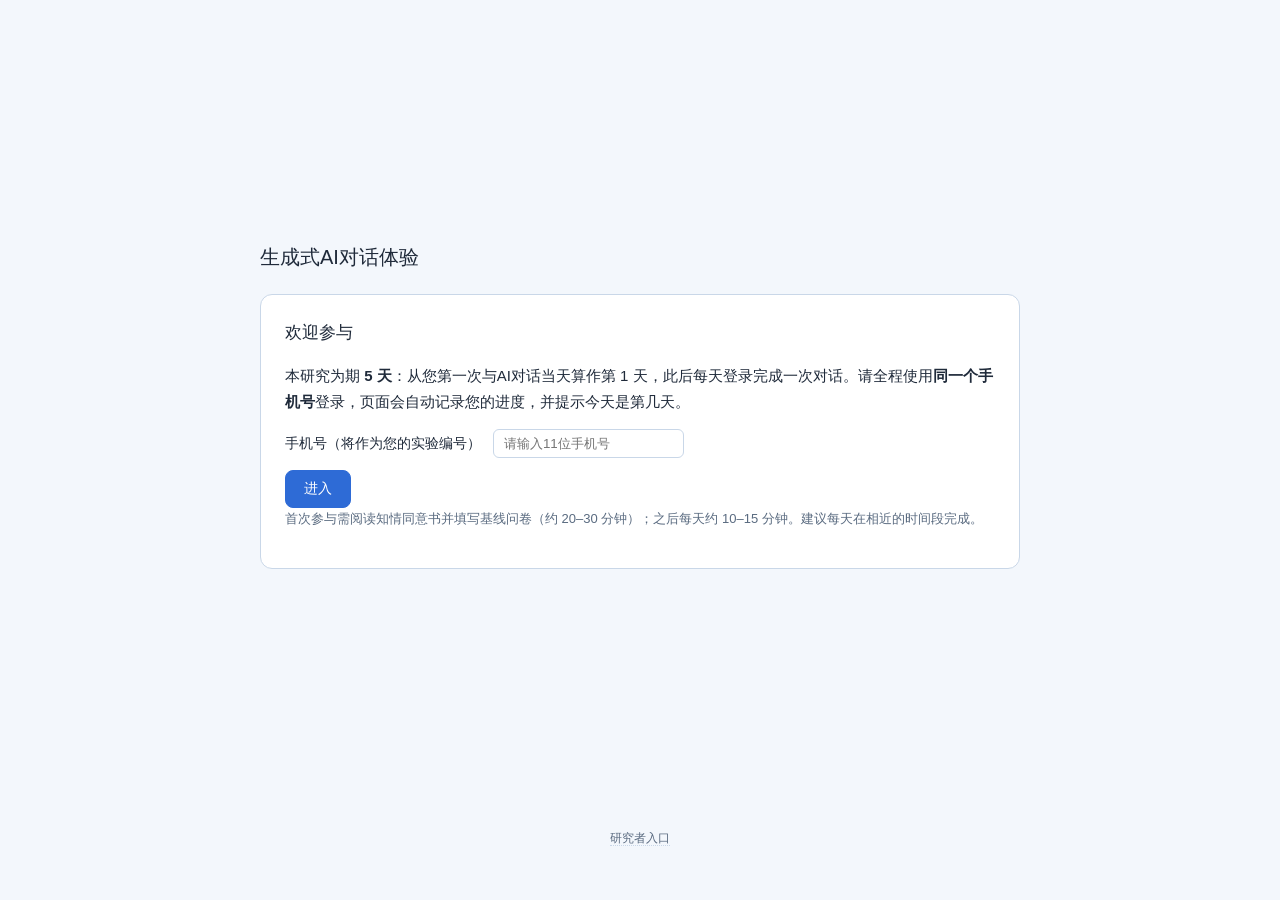
<file: index.html>
<!DOCTYPE html>
<html lang="zh-CN">
<head>
<meta charset="utf-8">
<meta name="viewport" content="width=device-width, initial-scale=1">
<title>生成式AI对话体验</title>
<link rel="stylesheet" href="style.css">
<script src="config.js"></script>
</head>
<body>
<div id="modeBanner" class="banner hidden"></div>

<div class="wrap">
  <h1>生成式AI对话体验</h1>

  <section id="step-login" class="card">
    <h2>欢迎参与</h2>
    <p>本研究为期 <b>5 天</b>：从您第一次与AI对话当天算作第 1 天，此后每天登录完成一次对话。请全程使用<b>同一个手机号</b>登录，页面会自动记录您的进度，并提示今天是第几天。</p>
    <label class="pid">手机号（将作为您的实验编号）
      <input type="tel" id="phone" placeholder="请输入11位手机号" maxlength="11" inputmode="numeric">
    </label>
    <div class="row">
      <button id="btnLogin" class="primary">进入</button>
    </div>
    <p class="hint">首次参与需阅读知情同意书并填写基线问卷（约 20–30 分钟）；之后每天约 10–15 分钟。建议每天在相近的时间段完成。</p>
  </section>

  <section id="step-consent" class="card hidden">
    <h2>知情同意</h2>
    <p>本研究由北京语言大学研究团队开展，旨在了解大学生与生成式AI对话的体验。首次参与需 10–20 分钟，此后每天需 5–10 分钟。</p>
    <ul>
      <li>实验为期 5 天：从您第一次与AI对话当天算作第 1 天，每天完成一次对话，请尽量连续坚持。</li>
      <li>您将被分配到两种不同的对话风格之一，这是研究设计的一部分。</li>
      <li>数据仅用于学术研究，以您的手机号作为唯一编号保存，不记录姓名、学号等其他身份信息。</li>
      <li>您可以随时无条件退出，且不影响您的任何权益。</li>
      <li>若对话过程中感到不适，请立即停止；页面提供心理支持资源信息。</li>
    </ul>
    <div class="groupsel" id="groupSel"></div>
    <label class="check"><input type="checkbox" id="consent"> 我已阅读并同意上述说明，自愿参加本研究。</label>
    <button id="btnConsent" class="primary">同意并开始</button>
  </section>

  <section id="step-t1" class="card hidden">
    <h2>第一部分：基本情况与近期状态</h2>
    <p class="hint">请按真实感受作答，所有题目均为必答。</p>
    <div id="t1Form"></div>
    <button id="btnT1" class="primary">提交并进入对话</button>
  </section>

  <section id="step-chat" class="card hidden">
    <h2>今日对话</h2>
    <div id="dayBar" class="daybar"></div>
    <p class="hint">下面的第一句话已由系统代您发出，请像平时聊天一样继续与它对话，至少完成 <b id="minTurns">7</b> 个来回。</p>
    <div id="chatLog" class="chat"></div>
    <div class="composer">
      <textarea id="chatInput" rows="3" placeholder="请输入你想说的话…"></textarea>
      <div class="row">
        <span id="turnInfo" class="hint">第 0 / 7 轮</span>
        <button id="btnSend" class="primary">发送</button>
        <button id="btnEndChat" class="ghost" disabled>结束对话，进入最后一部分</button>
      </div>
      <p id="chatErr" class="err hidden"></p>
    </div>
  </section>

  <section id="step-t2" class="card hidden">
    <h2>对话后的感受</h2>
    <div id="t2Form"></div>
    <button id="btnT2" class="primary">提交并完成</button>
  </section>

  <section id="step-done" class="card hidden">
    <h2 id="doneTitle">已完成，感谢参与！</h2>
    <p id="doneText"></p>
    <p id="debriefText" class="hidden">本研究比较了两种AI对话风格对您感受的影响。您接触的是：<b id="condLabel"></b> 版本。这是研究设计的一部分，两组在内容上并无优劣之分。</p>

    <div class="codebox">
      <b>请复制下面的结果码，粘贴回问卷（这是您完成今天实验的凭证）</b>
      <textarea id="resultCode" rows="4" readonly></textarea>
      <div class="row">
        <button id="btnCopy" class="ghost">复制结果码</button>
        <button id="btnDownload" class="ghost">下载完整记录（含对话原文）</button>
      </div>
    </div>

    <div class="resources">
      <b>心理支持资源</b>
      <p>如果对话或问卷让您感到不适，可联系学校心理咨询中心，或拨打 24 小时心理援助热线 12356。您也可以使用全国希望24热线 400-161-9995。</p>
    </div>
    <p class="hint">关闭页面前请确认已提交结果码。再次感谢您的参与。</p>
  </section>
</div>

<p class="foot"><a href="admin.html">研究者入口</a></p>

<script src="app.js"></script>
</body>
</html>
</file>
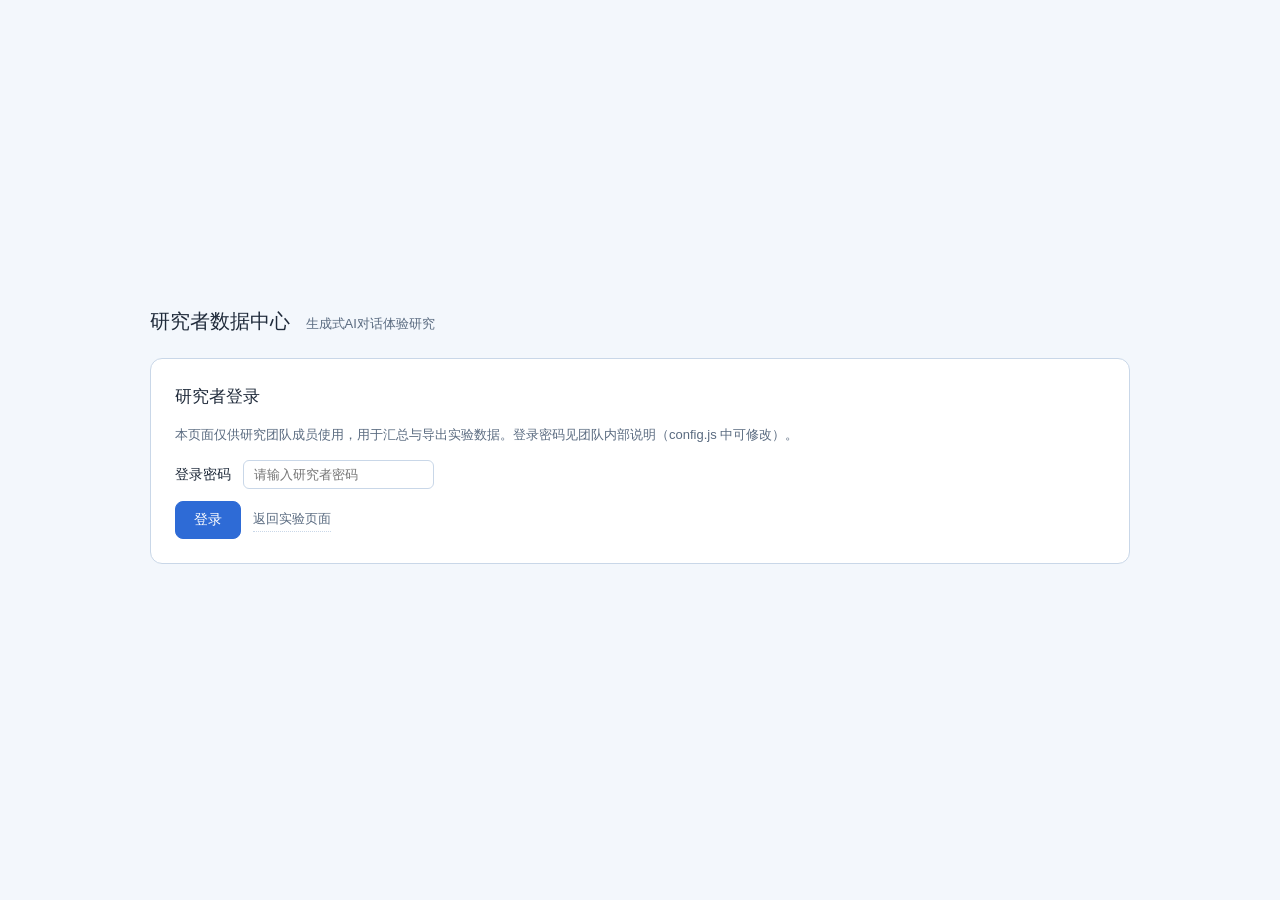
<file: admin.html>
<!DOCTYPE html>
<html lang="zh-CN">
<head>
<meta charset="utf-8">
<meta name="viewport" content="width=device-width, initial-scale=1">
<title>研究者数据中心 - 生成式AI对话体验研究</title>
<link rel="stylesheet" href="style.css">
<script src="config.js"></script>
</head>
<body>
<div class="wrap wrap-wide">
  <h1>研究者数据中心 <span class="sub">生成式AI对话体验研究</span></h1>

  <section id="sec-login" class="card">
    <h2>研究者登录</h2>
    <p class="hint">本页面仅供研究团队成员使用，用于汇总与导出实验数据。登录密码见团队内部说明（config.js 中可修改）。</p>
    <label class="pid">登录密码
      <input type="password" id="pwd" placeholder="请输入研究者密码">
    </label>
    <div class="row">
      <button id="btnLogin" class="primary">登录</button>
      <span id="loginErr" class="err hidden"></span>
      <a class="hint backlink" href="index.html">返回实验页面</a>
    </div>
  </section>

  <section id="sec-panel" class="card hidden">
    <h2>数据概览</h2>
    <div id="stats" class="stats"></div>

    <h2 class="sec-gap">被试完成情况（每天）</h2>
    <p class="hint">每行一名被试（手机号），列为实验第 1–5 天对应的日期（鼠标悬停可看日期）。<b>✓</b> = 当天已完成对话；<b>灰色✓</b> = 仅服务器实时上报（尚未回收结果码）；<b>!</b> = 当天触发危机词，需人工核查；<b>·</b> = 该天已过去但未完成。可按「今日」列当天催促未完成的被试。</p>
    <div class="row" style="margin-top:0">
      <button id="btnMatrix" class="primary">导出被试总览 CSV</button>
      <button id="btnRefreshRemote" class="hidden">从服务器刷新实时数据</button>
      <span id="remoteMsg" class="hint"></span>
    </div>
    <div class="tablewrap mtxwrap">
      <table id="mtxTable">
        <thead id="mtxHead"></thead>
        <tbody id="mtxBody"></tbody>
      </table>
    </div>

    <h2 class="sec-gap">导入数据</h2>
    <p class="hint">方式一：把被试粘贴回问卷的<b>结果码</b>（或问卷平台导出的整列）粘贴到下面框中，每行一条，v1/v2/v3 旧新格式均兼容；方式二：上传结果码 txt 文件、或被试页面「下载完整记录」得到的 json 文件（可多选）。同一条会话（相同 sid）重复导入会自动覆盖，不会产生重复记录。</p>
    <textarea id="codes" rows="6" placeholder="每行一个结果码，也可以直接粘贴问卷平台导出的一整列…"></textarea>
    <div class="row">
      <button id="btnImportText" class="primary">导入上方结果码</button>
      <label class="btnfile">上传文件（txt / json）<input type="file" id="files" multiple accept=".txt,.json" hidden></label>
      <span id="importMsg" class="hint"></span>
    </div>

    <h2 class="sec-gap">已入库会话记录（<span id="nRec">0</span> 条）</h2>
    <div class="tablewrap">
      <table>
        <thead><tr>
          <th>#</th><th>手机号</th><th>组别</th><th>AI条件</th><th>天数</th><th>日期</th><th>轮次</th><th>注意力检测</th><th>危机词</th><th>对话原文</th><th>操作</th>
        </tr></thead>
        <tbody id="recBody"></tbody>
      </table>
    </div>
    <p class="hint">说明：每条记录 = 一名被试一天完成的会话。「对话原文」仅在被试上传了完整记录 json 时可用；仅导入结果码的记录只有量表得分等汇总数据。</p>

    <h2 class="sec-gap">导出</h2>
    <div class="row">
      <button id="btnCsv" class="primary">导出会话汇总 CSV（每天一行）</button>
      <button id="btnJson">导出完整 JSON（含对话）</button>
      <button id="btnTxt">导出对话转录 TXT</button>
    </div>

    <div class="row row-gap">
      <button id="btnClear" class="ghost danger">清空本地数据</button>
      <a class="hint backlink" href="index.html">返回实验页面</a>
    </div>
    <p class="hint">注意：数据保存在<b>当前浏览器</b>的本地存储（localStorage）中，仅在这台电脑的这个浏览器里可见。请在每次导入后及时导出 CSV / JSON 备份；清理浏览器缓存或换电脑都会导致本地数据丢失。协作者之间请通过导出的文件传递数据。另：数据以手机号作为被试编号，含个人信息，请妥善保管。</p>
  </section>
</div>

<div id="chatModal" class="modal hidden">
  <div class="modalbox">
    <div class="row modalhead">
      <b id="modalTitle"></b>
      <button id="btnCloseModal" class="ghost">关闭</button>
    </div>
    <div id="modalBody" class="chat chat-modal"></div>
  </div>
</div>

<script src="admin.js"></script>
</body>
</html>
</file>
<file: style.css>
:root {
  --ink: #1F2A3A;
  --muted: #5A6B80;
  --line: #C9D7E8;
  --surface: #FFFFFF;
  --page: #F3F7FC;
  --accent: #2E6BD6;
  --accent-soft: #E4EEFB;
}
* { box-sizing: border-box; }
html { height: 100%; }
body {
  margin: 0; padding: 24px 16px 40px;
  min-height: 100vh; display: flex; flex-direction: column;
  background: var(--page); color: var(--ink);
  font-family: "PingFang SC", "Microsoft YaHei", "Helvetica Neue", Arial, sans-serif;
  font-size: 15px; line-height: 1.7;
}
/* 内容区垂直居中：视口有余量时自动居中，内容超长时正常滚动 */
.wrap { max-width: 760px; width: 100%; margin: auto; }
h1 { font-size: 20px; font-weight: 500; margin: 0 0 20px; }
h2 { font-size: 17px; font-weight: 500; margin: 0 0 12px; }
.hidden { display: none; }
.banner {
  max-width: 760px; margin: 0 auto 16px; padding: 10px 14px;
  background: var(--accent-soft); color: var(--accent);
  border: 1px solid var(--accent); border-radius: 8px; font-size: 13px;
}
.card {
  background: var(--surface); border: 1px solid var(--line);
  border-radius: 12px; padding: 24px; margin-bottom: 16px;
}
.hint { color: var(--muted); font-size: 13px; margin: 0 0 14px; }
ul { margin: 0 0 16px; padding-left: 20px; color: var(--muted); font-size: 14px; }
.pid { display: block; margin: 12px 0; font-size: 14px; }
.pid input { margin-left: 8px; padding: 6px 10px; border: 1px solid var(--line); border-radius: 6px; }
.check { display: block; margin: 12px 0 18px; font-size: 14px; }
button {
  padding: 9px 18px; border-radius: 8px; border: 1px solid var(--line);
  background: var(--surface); color: var(--ink); cursor: pointer; font-size: 14px;
}
button.primary { background: var(--accent); border-color: var(--accent); color: #fff; }
button.ghost { color: var(--muted); }
button:disabled { opacity: .45; cursor: not-allowed; }
.qblock { padding: 16px 0; border-top: 1px solid var(--line); }
.qblock:first-child { border-top: none; }
.qtitle { font-weight: 500; margin-bottom: 10px; font-size: 14px; }
.opt { display: inline-block; margin: 4px 16px 4px 0; font-size: 14px; color: #33445C; }
.scalehead, .scalerow {
  display: grid; grid-template-columns: minmax(180px, 1fr) repeat(7, 42px);
  align-items: center; gap: 4px; font-size: 12px;
}
.scalehead { color: var(--muted); margin-bottom: 6px; }
.scalehead span:first-child, .scalerow .itemtext { padding-right: 8px; }
.scalerow { padding: 5px 0; }
.scalerow:nth-child(odd) { background: #F6F9FD; }
.itemtext { font-size: 13px; line-height: 1.5; }
.tick { text-align: center; }
.chat {
  border: 1px solid var(--line); border-radius: 10px; background: #F6F9FD;
  height: 380px; overflow-y: auto; padding: 14px; margin-bottom: 12px;
}
.bubble { max-width: 78%; padding: 10px 14px; border-radius: 12px; margin-bottom: 10px; font-size: 14px; white-space: pre-wrap; }
.bubble.user { margin-left: auto; background: var(--accent-soft); color: #14315C; }
.bubble.ai { background: #fff; border: 1px solid var(--line); }
.composer textarea {
  width: 100%; padding: 10px; border: 1px solid var(--line);
  border-radius: 8px; font-size: 14px; font-family: inherit; resize: vertical;
}
.row { display: flex; align-items: center; gap: 12px; margin-top: 10px; }
.row .hint { margin: 0; margin-right: auto; }
.resources {
  margin-top: 14px; padding: 12px 14px; background: var(--accent-soft);
  border-radius: 8px; font-size: 13px; color: #14315C;
}
.resources p { margin: 6px 0 0; }

/* ---- 组别选择（知情同意页） ---- */
.groupsel { margin: 12px 0; padding: 12px 14px; border: 1px solid var(--line); border-radius: 8px; background: #F6F9FD; }
.gs-title { font-size: 14px; font-weight: 500; margin-bottom: 6px; }
.groupsel .opt { display: inline-block; margin: 4px 24px 4px 0; font-size: 14px; color: #33445C; }
.foot { text-align: center; margin-top: 26px; font-size: 12px; }
.foot a { color: var(--muted); text-decoration: none; border-bottom: 1px dotted var(--line); }

/* ---- 研究者页面（admin.html） ---- */
.wrap-wide { max-width: 980px; }
h1 .sub { font-size: 13px; color: var(--muted); font-weight: 400; margin-left: 10px; }
.sec-gap { margin-top: 28px; }
.row-gap { margin-top: 22px; }
.backlink { text-decoration: none; border-bottom: 1px dotted var(--line); }
.err { color: #C23A3A; font-size: 13px; }
textarea {
  width: 100%; padding: 10px; border: 1px solid var(--line);
  border-radius: 8px; font-size: 13px; font-family: inherit; resize: vertical;
}
.btnfile {
  display: inline-block; padding: 9px 18px; border-radius: 8px; border: 1px solid var(--line);
  background: var(--surface); color: var(--ink); cursor: pointer; font-size: 14px;
}
.btnfile:hover { background: #F6F9FD; }
button.danger { color: #C23A3A; border-color: #C23A3A; }
.stats { display: grid; grid-template-columns: repeat(auto-fit, minmax(130px, 1fr)); gap: 10px; }
.stat { border: 1px solid var(--line); border-radius: 10px; padding: 12px 14px; background: #F6F9FD; }
.stat b { display: block; font-size: 24px; font-weight: 500; line-height: 1.3; }
.stat span { font-size: 12px; color: var(--muted); }
.stat.warn { border-color: #C23A3A; background: #FCF3F3; }
.stat.warn b { color: #C23A3A; }
.tablewrap { overflow-x: auto; border: 1px solid var(--line); border-radius: 10px; }
table { width: 100%; border-collapse: collapse; font-size: 13px; }
th, td { padding: 8px 12px; text-align: left; border-bottom: 1px solid var(--line); white-space: nowrap; }
th { background: #F6F9FD; font-weight: 500; color: var(--muted); font-size: 12px; }
tr:last-child td { border-bottom: none; }
td.empty { text-align: center; padding: 22px; color: var(--muted); }
td a, a.del { color: var(--accent); text-decoration: none; cursor: pointer; }
a.err { color: #C23A3A; }
.modal {
  position: fixed; inset: 0; background: rgba(23, 38, 63, .45);
  display: flex; align-items: center; justify-content: center; padding: 20px; z-index: 50;
}
.modal.hidden { display: none; }
.modalbox {
  background: var(--surface); border-radius: 12px; padding: 18px;
  width: 100%; max-width: 680px; max-height: 85vh; overflow: auto;
}
.modalhead { margin: 0 0 12px; font-size: 14px; }
.modalhead b { margin-right: auto; font-weight: 500; }
.chat-modal { height: auto; max-height: 60vh; margin-bottom: 0; }

/* ---- 五日实验：天数进度条（被试端） ---- */
.daybar { margin: 0 0 14px; padding: 12px 14px; border: 1px solid var(--line); border-radius: 8px; background: #F6F9FD; }
.dayline { display: flex; align-items: center; gap: 12px; flex-wrap: wrap; }
.dayline b { font-size: 15px; }
.oftotal { color: var(--muted); font-size: 13px; }
.dtdisp { color: var(--muted); font-size: 12px; margin-left: auto; }
.dots { display: inline-flex; gap: 6px; align-items: center; }
.dot { width: 12px; height: 12px; border-radius: 50%; border: 1px solid var(--line); background: #fff; display: inline-block; }
.dot.done { background: var(--accent); border-color: var(--accent); }
.dot.miss { border-color: #C23A3A; background: #FCF3F3; }
.dot.cur { border-color: var(--accent); box-shadow: 0 0 0 3px var(--accent-soft); }
.missnote { margin-top: 8px; font-size: 12px; color: #C23A3A; }

/* ---- 研究者页面：被试×天数矩阵 ---- */
.mtxwrap { margin-top: 10px; }
.mtxwrap table { font-size: 12px; }
#mtxTable th, #mtxTable td { text-align: center; padding: 7px 10px; }
#mtxTable th:first-child, #mtxTable td:first-child { text-align: left; }
#mtxTable td.today { background: #EFF5FD; outline: 1px solid var(--accent); }
#mtxTable td.warn { color: #C23A3A; font-weight: 600; }
#mtxTable td.att { text-decoration: underline dotted #C23A3A; }
#mtxTable td.rmt { color: var(--muted); }
#mtxTable td.miss { color: #C2CBD8; }
.okcell { color: #2E6B4F; font-weight: 600; }
.misscell { color: #C23A3A; font-weight: 600; }
</file>
